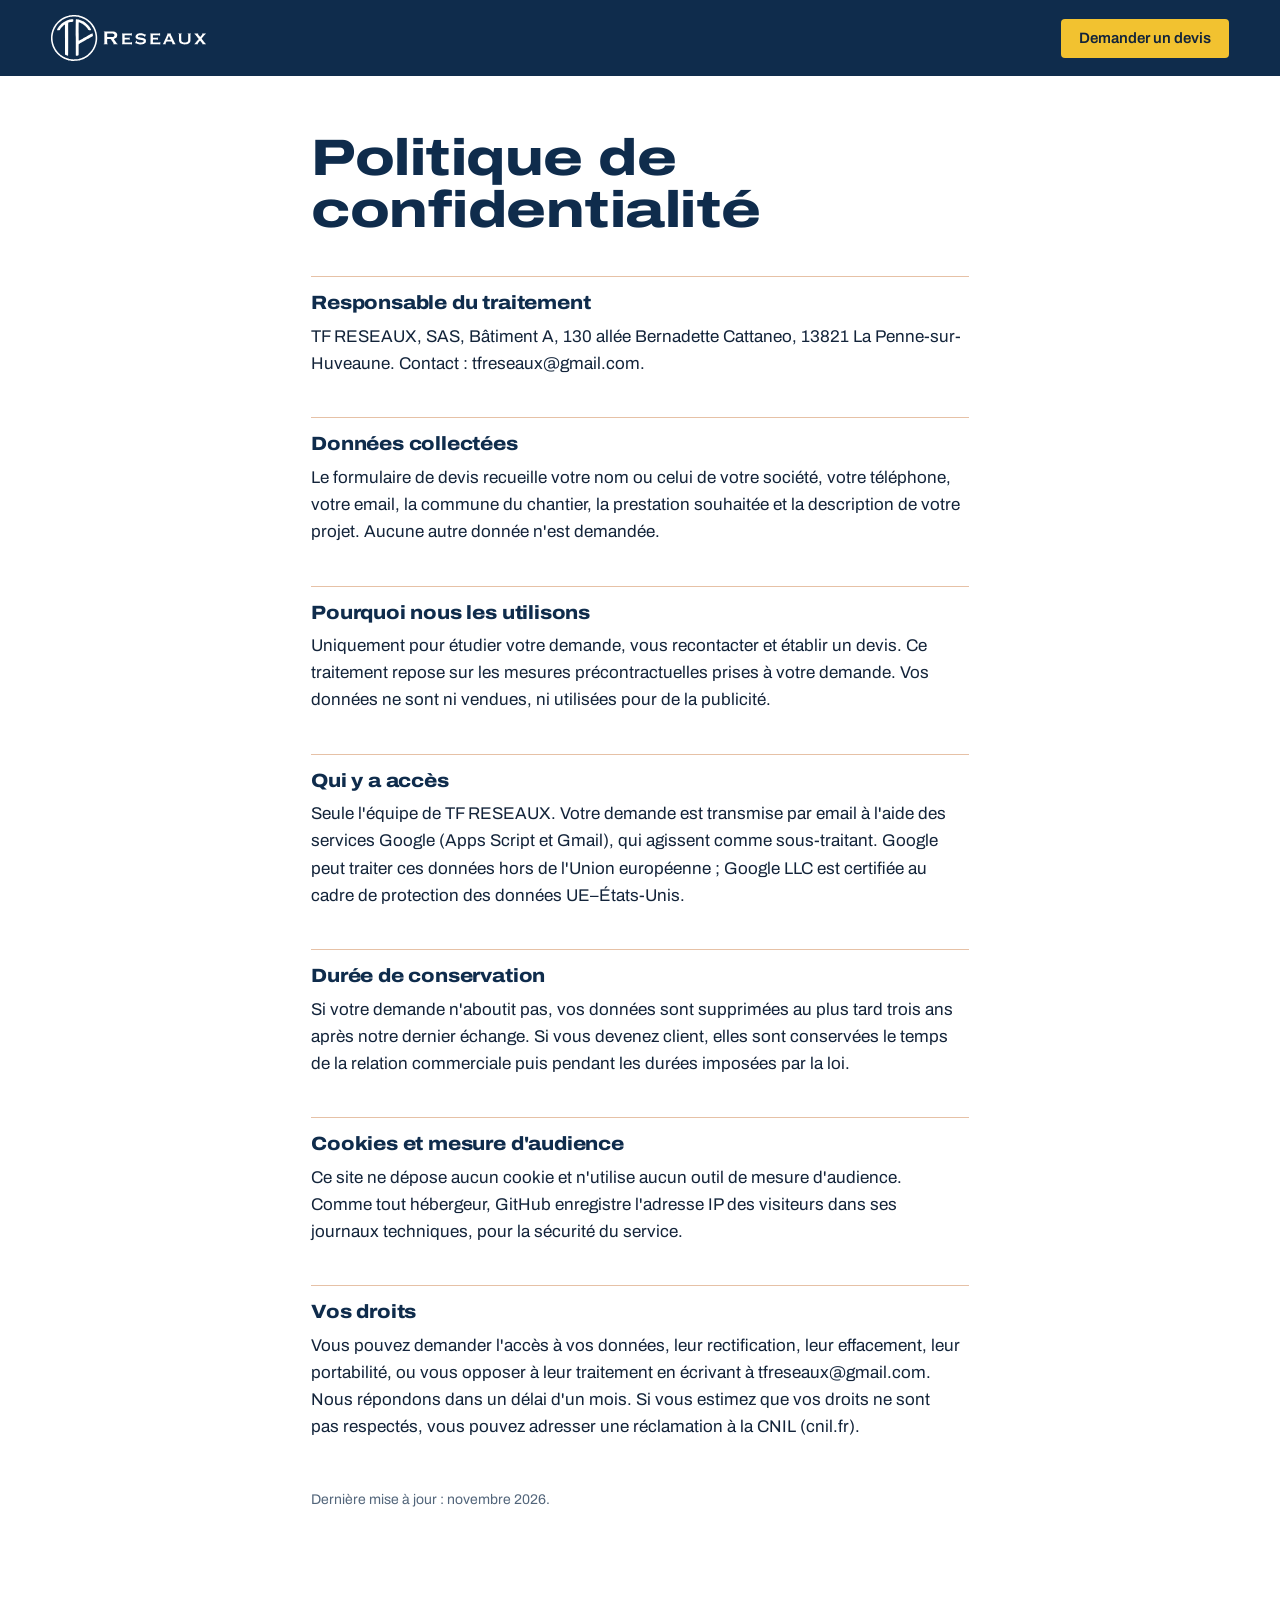
<file: confidentialite.html>
<!doctype html>
<html lang="fr">
<meta charset="utf-8">
<meta http-equiv="Content-Security-Policy" content="default-src 'none'; style-src 'self'; font-src 'self'; img-src 'self'; base-uri 'none'; form-action 'none'">
<meta name="referrer" content="no-referrer">
<meta name="viewport" content="width=device-width, initial-scale=1, viewport-fit=cover">
<meta name="robots" content="noindex, nofollow">
<link rel="icon" type="image/svg+xml" href="assets/favicon.svg">
<title>Confidentialité · TF RESEAUX</title>
<link rel="stylesheet" href="assets/site.css?v=5">

<header class="legal-top">
  <div class="wrap nav">
    <a class="logo" href="./"><img src="assets/logo-horizontal-blanc.svg" alt="TF RESEAUX, retour à l'accueil" width="360" height="110"></a>
    <a class="btn btn-devis" href="./#devis">Demander un devis</a>
  </div>
</header>

<main class="legal-page wrap">
  <h1>Politique de confidentialité</h1>

  <h2>Responsable du traitement</h2>
  <p>TF RESEAUX, SAS, Bâtiment A, 130 allée Bernadette Cattaneo, 13821 La Penne-sur-Huveaune. Contact : tfreseaux@gmail.com.</p>

  <h2>Données collectées</h2>
  <p>Le formulaire de devis recueille votre nom ou celui de votre société, votre téléphone, votre email, la commune du chantier, la prestation souhaitée et la description de votre projet. Aucune autre donnée n'est demandée.</p>

  <h2>Pourquoi nous les utilisons</h2>
  <p>Uniquement pour étudier votre demande, vous recontacter et établir un devis. Ce traitement repose sur les mesures précontractuelles prises à votre demande. Vos données ne sont ni vendues, ni utilisées pour de la publicité.</p>

  <h2>Qui y a accès</h2>
  <p>Seule l'équipe de TF RESEAUX. Votre demande est transmise par email à l'aide des services Google (Apps Script et Gmail), qui agissent comme sous-traitant. Google peut traiter ces données hors de l'Union européenne ; Google LLC est certifiée au cadre de protection des données UE–États-Unis.</p>

  <h2>Durée de conservation</h2>
  <p>Si votre demande n'aboutit pas, vos données sont supprimées au plus tard trois ans après notre dernier échange. Si vous devenez client, elles sont conservées le temps de la relation commerciale puis pendant les durées imposées par la loi.</p>

  <h2>Cookies et mesure d'audience</h2>
  <p>Ce site ne dépose aucun cookie et n'utilise aucun outil de mesure d'audience. Comme tout hébergeur, GitHub enregistre l'adresse IP des visiteurs dans ses journaux techniques, pour la sécurité du service.</p>

  <h2>Vos droits</h2>
  <p>Vous pouvez demander l'accès à vos données, leur rectification, leur effacement, leur portabilité, ou vous opposer à leur traitement en écrivant à tfreseaux@gmail.com. Nous répondons dans un délai d'un mois. Si vous estimez que vos droits ne sont pas respectés, vous pouvez adresser une réclamation à la CNIL (cnil.fr).</p>

  <p class="legal-date">Dernière mise à jour : novembre 2026.</p>
</main>
</file>
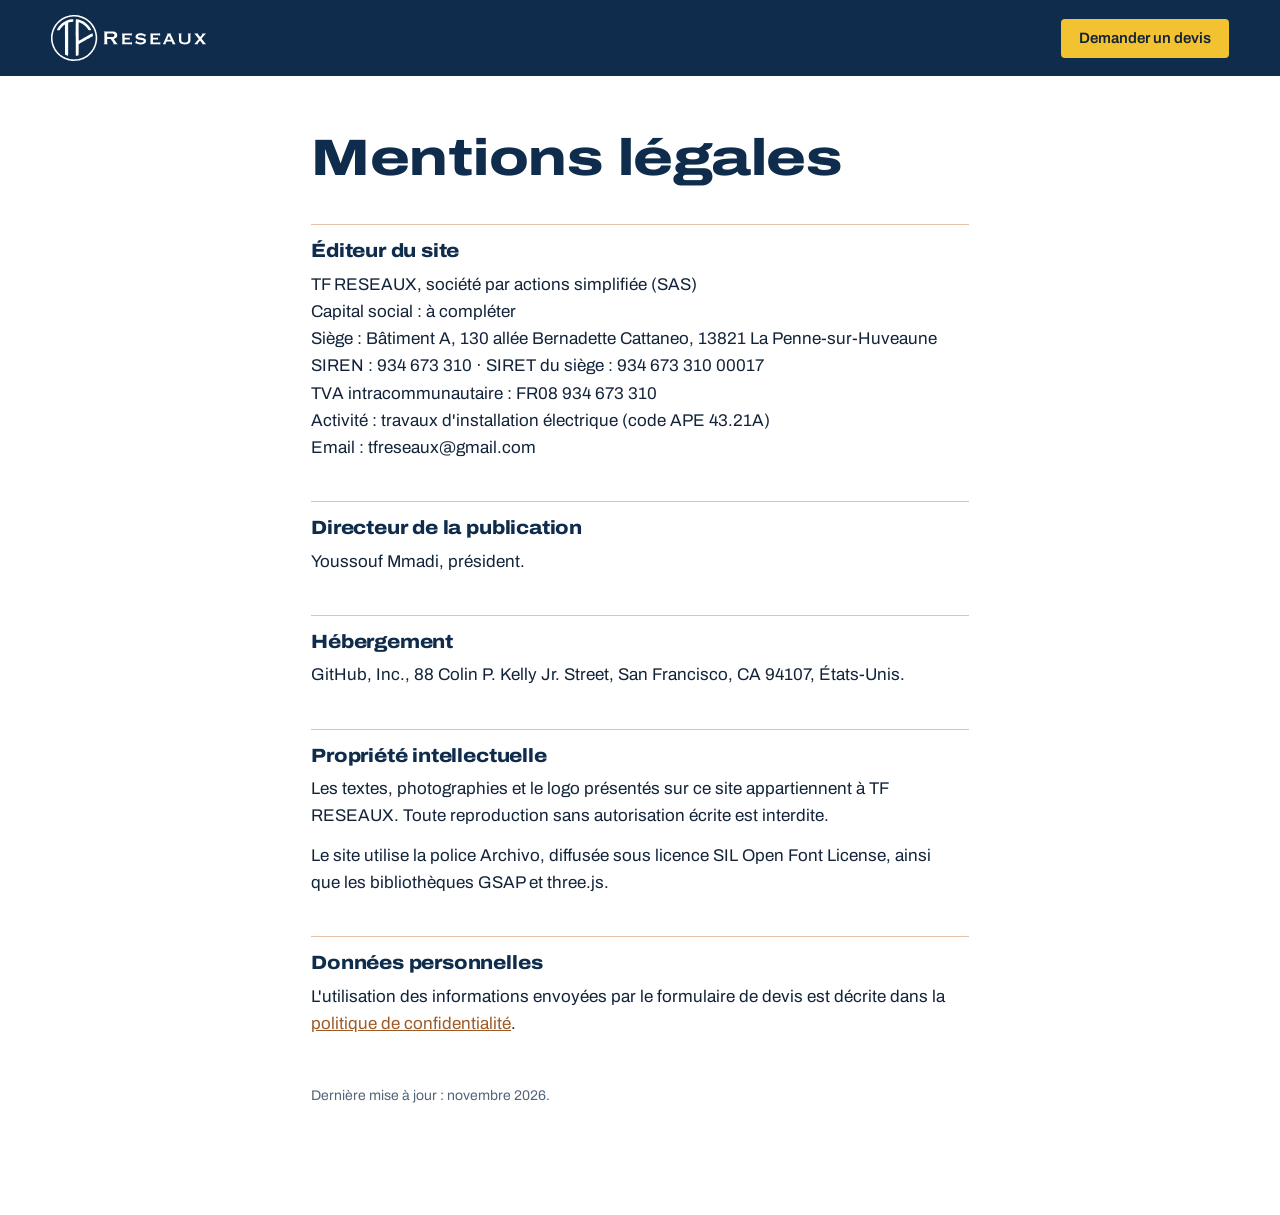
<file: mentions-legales.html>
<!doctype html>
<html lang="fr">
<meta charset="utf-8">
<meta http-equiv="Content-Security-Policy" content="default-src 'none'; style-src 'self'; font-src 'self'; img-src 'self'; base-uri 'none'; form-action 'none'">
<meta name="referrer" content="no-referrer">
<meta name="viewport" content="width=device-width, initial-scale=1, viewport-fit=cover">
<meta name="robots" content="noindex, nofollow">
<link rel="icon" type="image/svg+xml" href="assets/favicon.svg">
<title>Mentions légales · TF RESEAUX</title>
<link rel="stylesheet" href="assets/site.css?v=5">

<header class="legal-top">
  <div class="wrap nav">
    <a class="logo" href="./"><img src="assets/logo-horizontal-blanc.svg" alt="TF RESEAUX, retour à l'accueil" width="360" height="110"></a>
    <a class="btn btn-devis" href="./#devis">Demander un devis</a>
  </div>
</header>

<main class="legal-page wrap">
  <h1>Mentions légales</h1>

  <h2>Éditeur du site</h2>
  <p>TF RESEAUX, société par actions simplifiée (SAS)<br>
  Capital social : à compléter<br>
  Siège : Bâtiment A, 130 allée Bernadette Cattaneo, 13821 La Penne-sur-Huveaune<br>
  SIREN : 934 673 310 · SIRET du siège : 934 673 310 00017<br>
  TVA intracommunautaire : FR08 934 673 310<br>
  Activité : travaux d'installation électrique (code APE 43.21A)<br>
  Email : tfreseaux@gmail.com</p>

  <h2>Directeur de la publication</h2>
  <p>Youssouf Mmadi, président.</p>

  <h2>Hébergement</h2>
  <p>GitHub, Inc., 88 Colin P. Kelly Jr. Street, San Francisco, CA 94107, États-Unis.</p>

  <h2>Propriété intellectuelle</h2>
  <p>Les textes, photographies et le logo présentés sur ce site appartiennent à TF RESEAUX. Toute reproduction sans autorisation écrite est interdite.</p>
  <p>Le site utilise la police Archivo, diffusée sous licence SIL Open Font License, ainsi que les bibliothèques GSAP et three.js.</p>

  <h2>Données personnelles</h2>
  <p>L'utilisation des informations envoyées par le formulaire de devis est décrite dans la <a href="confidentialite.html">politique de confidentialité</a>.</p>

  <p class="legal-date">Dernière mise à jour : novembre 2026.</p>
</main>
</file>
<file: assets/site.css>
@font-face{font-family:"Archivo";font-style:normal;font-weight:400 800;font-stretch:62% 125%;font-display:swap;src:url(archivo-latin.woff2) format("woff2")}
/* Layout: photo-first editorial. Full-bleed hero photo with fibre-light layer, pinned horizontal métier gallery, asymmetric references grid. Design stays quiet around the images. */
:root{
  --bleu:#0F2C4C; --nuit:#0A1F38; --jaune:#F2C230; --cuivre:#C8773A; --cuivre-txt:#9E5A26;
  --encre:#13243A; --acier:#52657A; --gris:#EEF3F7; --blanc:#FFFFFF;
  --font:"Archivo",system-ui,-apple-system,"Segoe UI",Roboto,sans-serif;
  --r:4px; --gut:clamp(16px,4vw,56px); --max:1320px;
  color-scheme:light;
}
*{box-sizing:border-box}
html{scroll-behavior:smooth}
body{background:var(--blanc);color:var(--encre);font-family:var(--font);font-size:17px;line-height:1.6;margin:0;-webkit-font-smoothing:antialiased;overflow-x:hidden}
h1,h2,h3{font-stretch:125%;font-weight:800;line-height:1.02;letter-spacing:-.01em;text-wrap:balance;margin:0}
p{margin:0}
a{color:inherit}
:focus-visible{outline:2px solid var(--jaune);outline-offset:3px}
.wrap{max-width:var(--max);margin:0 auto;padding-inline:var(--gut)}
.rule{display:block;width:56px;height:2px;background:var(--cuivre);transform-origin:left}
.eyebrow{display:flex;align-items:center;gap:14px;color:var(--cuivre-txt);font-weight:600;font-size:15px;letter-spacing:.02em}
.eyebrow::before{content:"";width:28px;height:2px;background:var(--cuivre)}
.ico{width:28px;height:28px;stroke:var(--cuivre);fill:none;stroke-width:2;stroke-linecap:round;stroke-linejoin:round;flex:none}

/* Buttons */
.btn{display:inline-flex;align-items:center;gap:10px;padding:15px 24px;border-radius:var(--r);font:600 16px/1 var(--font);text-decoration:none;border:0;cursor:pointer;transition:background .25s,transform .25s}
.btn-devis{background:var(--jaune);color:var(--encre)}
.btn-devis:hover{background:#ffd34d;transform:translateY(-1px)}
.btn-ghost{color:var(--blanc);border:1px solid rgba(255,255,255,.4);background:transparent}
.btn-ghost:hover{background:rgba(255,255,255,.08)}
.btn svg{width:18px;height:18px;stroke:currentColor;fill:none;stroke-width:2;stroke-linecap:round;stroke-linejoin:round}

/* Scroll progress */
#progress{position:fixed;top:0;left:0;right:0;height:2px;background:var(--cuivre);transform:scaleX(0);transform-origin:left;z-index:60}

/* Header */
header.top{position:fixed;top:0;left:0;right:0;z-index:50;padding-top:env(safe-area-inset-top,0px);transition:background .35s,box-shadow .35s}
header.top.solid{background:var(--bleu);box-shadow:0 1px 0 rgba(200,119,58,.5)}
.nav{display:flex;align-items:center;justify-content:space-between;gap:24px;height:76px}
.logo{display:flex;align-items:center;gap:12px;text-decoration:none;color:var(--blanc)}
.logo img{display:block;height:46px;width:auto}
.logo-stack img{height:156px}
.sig-logo{height:144px;width:auto;flex:none}
.nav ul{display:flex;gap:30px;list-style:none;margin:0;padding:0}
.nav ul a{color:rgba(255,255,255,.85);text-decoration:none;font-size:15px;font-weight:500}
.nav ul a:hover{color:var(--blanc)}
.nav .btn{padding:12px 18px;font-size:15px;white-space:nowrap}
@media (max-width:480px){.nav{gap:12px}.logo{gap:8px}.logo img{height:38px}.logo-stack img{height:156px}.nav .btn{padding:10px 12px;font-size:14px}}
@media (max-width:900px){.nav ul{display:none}}

/* Photo frames: drop real files in photos/ — placeholder shows until then */
.ph{position:relative;overflow:hidden;border-radius:var(--r);margin:0;color:var(--blanc);background:
  linear-gradient(rgba(255,255,255,.05) 1px,transparent 1px) 0 0/40px 40px,
  linear-gradient(90deg,rgba(255,255,255,.05) 1px,transparent 1px) 0 0/40px 40px,
  linear-gradient(155deg,#2a4a6e 0%,#163556 45%,#0A1F38 100%)}
.ph::after{content:attr(data-label);position:absolute;left:18px;bottom:16px;right:18px;color:rgba(255,255,255,.6);font-size:13px;line-height:1.4}
.ph img{position:absolute;inset:0;width:100%;height:100%;object-fit:cover;filter:saturate(.85) contrast(1.04) hue-rotate(-4deg);z-index:1;will-change:transform}
.ph.has-img::after{display:none}

/* Hero */
.hero{position:relative;min-height:clamp(600px,92vh,960px);display:flex;align-items:flex-end;color:var(--blanc);overflow:hidden;background:var(--nuit)}
.hero .ph{position:absolute;inset:0;border-radius:0}
.hero .ph::after{top:128px;bottom:auto;text-align:right}
.hero::before{content:"";position:absolute;inset:0;z-index:2;background:linear-gradient(90deg,rgba(10,31,56,.55) 0%,rgba(10,31,56,.15) 70%,rgba(10,31,56,0) 100%),linear-gradient(180deg,rgba(10,31,56,.6) 0%,rgba(10,31,56,.25) 28%,rgba(10,31,56,.45) 50%,rgba(10,31,56,.93) 100%)}
#fibre{position:absolute;inset:0;z-index:3;pointer-events:none;width:100%;height:100%}
.hero-in{position:relative;z-index:4;width:100%;padding-block:136px clamp(40px,7vw,88px)}
.hero h1{font-size:clamp(2.6rem,7.4vw,7rem);max-width:13ch}
.hero h1 .l{display:block;overflow:hidden;padding-bottom:.06em}
.hero h1 .l span{display:inline-block}
.hero-sub{display:grid;grid-template-columns:minmax(0,1fr) auto;gap:32px;align-items:end;margin-top:36px}
.hero-sub p{max-width:56ch;color:rgba(255,255,255,.82);font-size:18px}
.hero-cta{display:flex;gap:12px;flex-wrap:wrap}
@media (max-width:800px){.hero-sub{grid-template-columns:1fr}}

/* Proofs */
.proofs{background:var(--blanc)}
.proofs .wrap{display:grid;grid-template-columns:repeat(4,minmax(0,1fr));gap:0}
.proof{padding:36px 28px 40px 0;border-top:2px solid var(--cuivre);margin-right:28px}
.proof:last-child{margin-right:0}
.proof .n{font-stretch:125%;font-weight:800;font-size:clamp(2.2rem,4vw,3.4rem);line-height:1;color:var(--bleu);font-variant-numeric:tabular-nums}
.proof .n small{font-size:.45em;font-weight:700;margin-left:4px}
.proof p{color:var(--acier);font-size:15px;margin-top:10px;max-width:24ch}
@media (max-width:860px){.proofs .wrap{grid-template-columns:repeat(2,minmax(0,1fr))}.proof:nth-child(2n){margin-right:0}}

/* Manifesto text reveal */
.manifest{padding-block:clamp(80px,12vw,160px)}
.manifest p{font-stretch:112%;font-weight:600;font-size:clamp(1.6rem,3.6vw,3.1rem);line-height:1.18;color:var(--bleu);max-width:26ch;text-wrap:pretty}
.manifest .w{display:inline-block;white-space:pre}
.manifest .sig{margin-top:40px;display:flex;align-items:center;gap:16px;color:var(--acier);font-size:15px}

/* Métiers: pinned horizontal gallery */
.metiers{background:var(--gris);overflow:hidden}
.metiers-head{padding-block:clamp(64px,8vw,110px) 40px;display:flex;justify-content:space-between;align-items:end;gap:32px;flex-wrap:wrap}
.metiers-head h2{font-size:clamp(2rem,4.6vw,4rem);color:var(--bleu);max-width:14ch}
.metiers-head p{color:var(--acier);max-width:40ch}
.track{display:flex;gap:clamp(24px,3vw,48px);padding-inline:var(--gut);padding-bottom:clamp(64px,8vw,110px);width:max-content}
.panel{width:min(78vw,1080px);display:grid;grid-template-columns:minmax(0,1.45fr) minmax(0,1fr);gap:clamp(24px,3vw,48px);align-items:end}
.panel .ph{aspect-ratio:4/3.1}
.panel-txt{padding-bottom:8px}
.panel-txt .ico{margin-bottom:22px}
.panel h3{font-size:clamp(1.6rem,2.6vw,2.4rem);color:var(--bleu)}
.panel h3 + .rule{margin:20px 0 22px}
.panel p{color:var(--encre)}
.panel ul{list-style:none;padding:0;margin:22px 0 0;display:grid;gap:0}
.panel li{padding:11px 0;border-top:1px solid rgba(200,119,58,.35);color:var(--acier);font-size:15px}
.panel .tag{display:inline-block;margin-top:22px;color:var(--cuivre-txt);font-weight:600;font-size:14px}
@media (max-width:900px){
  .track{flex-direction:column;width:auto}
  .panel{width:100%;grid-template-columns:1fr}
}

/* Velocity band */
.band{padding-block:clamp(56px,7vw,96px);overflow:hidden;border-bottom:1px solid rgba(200,119,58,.4)}
.band-row{display:flex;white-space:nowrap;will-change:transform}
.band-row span{font-stretch:125%;font-weight:800;font-size:clamp(3rem,9vw,8.5rem);line-height:1;color:var(--bleu);padding-right:.4em}
.band-row span i{font-style:normal;color:var(--cuivre)}
.band-row.r2 span{color:transparent;-webkit-text-stroke:1.5px var(--bleu)}

/* Méthode */
.methode{padding-block:clamp(80px,10vw,140px)}
.methode h2{font-size:clamp(2rem,4.6vw,4rem);color:var(--bleu);max-width:16ch;margin:18px 0 56px}
.steps{display:grid;grid-template-columns:repeat(4,minmax(0,1fr));gap:clamp(20px,3vw,40px);list-style:none;margin:0;padding:0}
.step{position:relative;padding-top:28px}
.step .rule{position:absolute;top:0;left:0;width:100%}
.step .k{font-stretch:125%;font-weight:800;color:var(--cuivre-txt);font-size:15px;font-variant-numeric:tabular-nums}
.step h3{font-size:1.35rem;color:var(--bleu);margin:12px 0 12px;font-stretch:115%}
.step p{color:var(--acier);font-size:16px}
@media (max-width:860px){.steps{grid-template-columns:repeat(2,minmax(0,1fr))}}
@media (max-width:520px){.steps{grid-template-columns:1fr}}

/* Références */
.refs{background:var(--gris);padding-block:clamp(80px,10vw,140px)}
.refs-head{display:flex;justify-content:space-between;align-items:end;gap:32px;flex-wrap:wrap;margin-bottom:56px}
.refs-head h2{font-size:clamp(2rem,4.6vw,4rem);color:var(--bleu);max-width:14ch;margin-top:18px}
.refs-head p{color:var(--acier);max-width:42ch}
.grid{display:grid;grid-template-columns:repeat(12,minmax(0,1fr));gap:clamp(16px,2.4vw,32px);row-gap:clamp(40px,5vw,72px)}
.ref figcaption{display:grid;grid-template-columns:minmax(0,1fr);gap:4px;margin-top:16px;padding-top:14px;border-top:1px solid rgba(200,119,58,.45)}
.ref figcaption b{color:var(--bleu);font-weight:700;font-stretch:110%}
.ref figcaption span{color:var(--acier);font-size:14px}
.ref figcaption em{font-style:normal;color:var(--cuivre-txt);font-size:14px;font-weight:600;font-variant-numeric:tabular-nums}
.ref-a{grid-column:1/8}.ref-a .ph{aspect-ratio:16/11}
.ref-b{grid-column:9/13;margin-top:18%}.ref-b .ph{aspect-ratio:3/4}
.ref-c{grid-column:2/6}.ref-c .ph{aspect-ratio:4/5}
.ref-d{grid-column:7/13;margin-top:-8%}.ref-d .ph{aspect-ratio:16/10}
.ref-e{grid-column:2/7}.ref-f{grid-column:7/12}.ref-e .ph,.ref-f .ph{aspect-ratio:3/4}
@media (max-width:860px){.grid>*{grid-column:1/-1!important;margin-top:0!important}}
.certs{display:flex;flex-wrap:wrap;gap:12px 40px;margin-top:80px;padding-top:28px;border-top:1px solid rgba(200,119,58,.45);color:var(--bleu);font-weight:600}
.certs span{display:flex;align-items:center;gap:10px}
.certs .ico{width:22px;height:22px}

/* Devis */
.devis{background:var(--bleu);color:var(--blanc);padding-block:clamp(80px,10vw,140px)}
.devis .wrap{display:grid;grid-template-columns:minmax(0,1fr) minmax(0,1.15fr);gap:clamp(40px,6vw,96px)}
.devis h2{font-size:clamp(2.2rem,5vw,4.4rem);max-width:12ch;margin:18px 0 28px}
.devis .eyebrow{color:var(--jaune)}
.devis .eyebrow::before{background:var(--cuivre)}
.devis .lead{color:rgba(255,255,255,.8);max-width:42ch}
.contact{margin-top:44px;display:grid;gap:18px}
.contact div{display:flex;gap:14px;align-items:center}
.contact small{display:block;color:rgba(255,255,255,.6);font-size:13px}
.contact b{font-weight:600;user-select:all}
form{display:grid;grid-template-columns:repeat(2,minmax(0,1fr));gap:18px 20px;align-content:start}
.f{display:grid;gap:8px}
.f.full{grid-column:1/-1}
label{font-size:14px;color:rgba(255,255,255,.75)}
input,select,textarea{font:400 16px/1.4 var(--font);color:var(--blanc);background:rgba(255,255,255,.04);border:0;border-bottom:1px solid rgba(255,255,255,.3);border-radius:var(--r) var(--r) 0 0;padding:14px 14px;width:100%;transition:border-color .2s,background .2s}
select option{color:var(--encre)}
input:focus,select:focus,textarea:focus{outline:none;border-bottom-color:var(--jaune);background:rgba(255,255,255,.07)}
textarea{min-height:120px;resize:vertical}
form .btn{justify-self:start;margin-top:8px}
#formMsg{grid-column:1/-1;color:var(--jaune);font-size:15px;min-height:1.6em}
@media (max-width:860px){.devis .wrap{grid-template-columns:1fr}}
@media (max-width:520px){form{grid-template-columns:1fr}}

/* Footer */
footer{background:var(--nuit);color:rgba(255,255,255,.7);padding-block:64px 40px;font-size:15px}
.foot{display:grid;grid-template-columns:minmax(0,1.4fr) repeat(3,minmax(0,1fr));gap:40px}
.foot h4{color:var(--blanc);font-weight:600;font-size:15px;margin:0 0 14px}
.foot ul{list-style:none;margin:0;padding:0;display:grid;gap:8px}
.foot a{text-decoration:none}.foot a:hover{color:var(--blanc)}
.foot .logo{margin-bottom:18px}
.legal{margin-top:56px;padding-top:22px;border-top:1px solid rgba(200,119,58,.4);display:flex;justify-content:space-between;gap:16px;flex-wrap:wrap;font-size:13px;color:rgba(255,255,255,.65)}
@media (max-width:860px){.foot{grid-template-columns:repeat(2,minmax(0,1fr))}}
@media (max-width:480px){.foot{grid-template-columns:1fr}}

@media (prefers-reduced-motion:reduce){html{scroll-behavior:auto}*{transition:none!important}}
.prep{background:var(--nuit);color:var(--blanc);font-size:14px;line-height:1.4;padding:8px 16px;text-align:center}
.mt-18{margin-top:18px}
.foot-txt{max-width:34ch}
.svg-defs{position:absolute}
.hp{position:absolute;left:-9999px;width:1px;height:1px;overflow:hidden}
.form-note{grid-column:1/-1;color:rgba(255,255,255,.72);font-size:14px;max-width:60ch}
form .btn:disabled{opacity:.6;cursor:wait}
.legal a,.form-note a{color:inherit}
.legal-top{background:var(--bleu);padding-top:env(safe-area-inset-top,0px)}
.legal-page{max-width:760px;padding-block:56px 96px}
.legal-page h1{font-size:clamp(2rem,5vw,3.2rem);color:var(--bleu);margin-bottom:12px}
.legal-page h2{font-size:1.2rem;font-stretch:112%;color:var(--bleu);margin:40px 0 10px;padding-top:16px;border-top:1px solid rgba(200,119,58,.45)}
.legal-page p{margin:0 0 12px;max-width:65ch}
.legal-page a:not(.btn){color:var(--cuivre-txt)}
.legal-date{margin-top:48px!important;color:var(--acier);font-size:14px}
.hero-sub{grid-template-areas:"txt cta" "rate rate"}
.hero-sub>p{grid-area:txt}.hero-cta{grid-area:cta}
.rating{grid-area:rate;justify-self:start;display:inline-flex;align-items:center;gap:8px;color:rgba(255,255,255,.88);font-size:15px;text-decoration:none;border-bottom:1px solid transparent}
.rating:hover{border-bottom-color:rgba(255,255,255,.5)}
.rating .stars{color:var(--jaune);letter-spacing:2px}
.rating b{color:var(--blanc)}
@media (max-width:800px){.hero-sub{grid-template-areas:"txt" "cta" "rate"}}
.notfound{min-height:60vh;display:grid;align-content:center;gap:20px}
</file>
